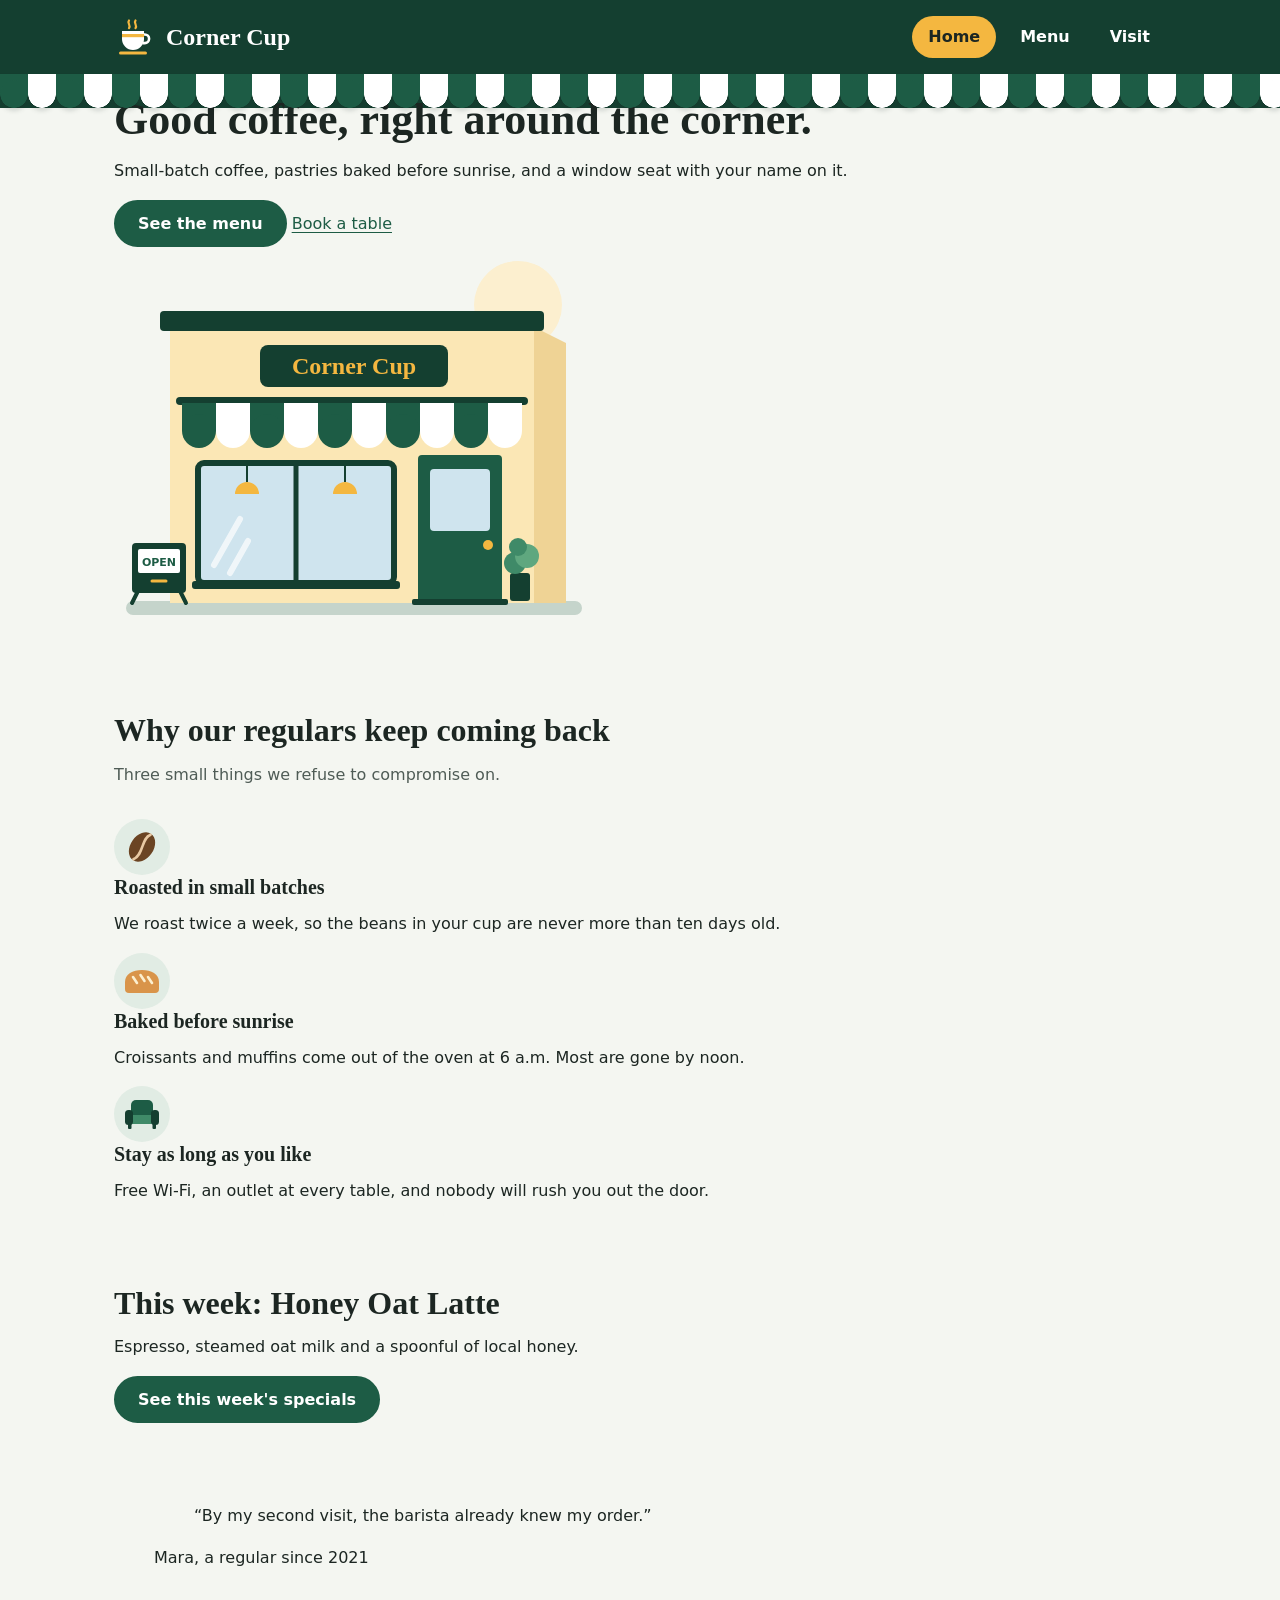
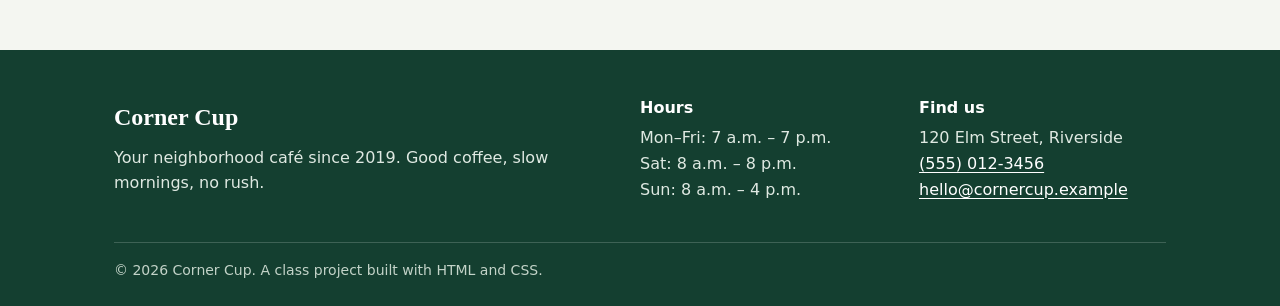
<file: index.html>
<!DOCTYPE html>
<html lang="en">
<head>
  <meta charset="UTF-8">
  <meta name="viewport" content="width=device-width, initial-scale=1.0">
  <title>Corner Cup | Your neighborhood café</title>
  <link rel="stylesheet" href="css/base.css">
  <link rel="stylesheet" href="css/home.css">
</head>
<body>
  <a class="skip-link" href="#main">Skip to content</a>

  <!-- ===== Shared header (provided, don't edit) ===== -->
  <header class="site-header">
    <div class="container header-inner">
      <a class="brand" href="index.html">
        <img src="images/logo.svg" alt="" width="40" height="40">
        Corner Cup
      </a>
      <nav aria-label="Main">
        <ul class="nav-list">
          <li><a href="index.html" aria-current="page">Home</a></li>
          <li><a href="menu.html">Menu</a></li>
          <li><a href="visit.html">Visit</a></li>
        </ul>
      </nav>
    </div>
  </header>

  <!-- ===== Student 1: Home page ===== -->
  <main id="main">
    <section class="hero">
      <div class="container hero-inner">
        <div class="hero-text">
          <h1>Good coffee, right around the corner.</h1>
          <p class="hero-lead">
            Small-batch coffee, pastries baked before sunrise, and a window seat with your name on it.
          </p>
        <div class="hero-actions">
          <a href="menu.html" class="button">See the menu</a>
          <a href="visit.html#contact" class="buttin button--secondary">Book a table</a>
        </div>
      </div>
      <img
        class="hero-image"
        src="images/hero-storefront.svg"
        width="480"
        height="400"
        alt="Illustration of the cafe storefront"
      >
      </div>
    </section>

    <section class="section" id="why-us">
      <div class="container">
        <h2 class="section-title">Why our regulars keep coming back</h2>
        <p class="section-intro">Three small things we refuse to compromise on.</p>
        <div class="feature-grid>">
          <article class="feature-card">
            <img src="images/icon-bean.svg" width="56" height="56" alt="">
            <h3>Roasted in small batches</h3>
            <p>
              We roast twice a week, so the beans in your cup are never
              more than ten days old.
            </p>
          </article>
          <article class="feature-card">
            <img src="images/icon-bread.svg" width="56" height="56" alt="">
            <h3>Baked before sunrise</h3>
            <p>
              Croissants and muffins come out of the oven at 6 a.m.
              Most are gone by noon.
            </p>
          </article>
          <article class="feature-card">
            <img src="images/icon-chair.svg" width="56" height="56" alt="">
            <h3>Stay as long as you like</h3>
            <p>
              Free Wi-Fi, an outlet at every table, and nobody will rush
              you out the door.
            </p>
          </article>
        </div>
      </div>
    </section>

    <section class="special-banner">
      <div class="container special-inner">
        <div>
          <h2>This week: Honey Oat Latte</h2>
        <p>
          Espresso, steamed oat milk and a spoonful of local honey.
        </p>
      </div>
        <a href="menu.html#specials" class="button">See this week's specials</a>
      </div>
    </section>

    <section class="section">
      <div class="container">
        <figure class="quote">
          <blockquote>
            <p>“By my second visit, the barista already knew my order.”</p>
          </blockquote>
          <figcaption>Mara, a regular since 2021</figcaption>
        </figure>
      </div>
    </section>

    <!--
    ===================================================================
    STUDENT 1: build the Home page inside this <main> element.
    Text to use is in "quotes". Suggested class names are in [brackets].
    Style everything in css/home.css.
    ===================================================================

    TODO 1: Hero (about 20 min)
    A <section> [hero] containing a <div> [container hero-inner] with:
      1. A <div> [hero-text] holding:
         - <h1> "Good coffee, right around the corner."
         - <p> [hero-lead] "Small-batch coffee, pastries baked before sunrise,
           and a window seat with your name on it."
         - A <div> [hero-actions] with two links styled as buttons:
             "See the menu" goes to menu.html, class="button"
             "Book a table" goes to visit.html#contact, class="button button--secondary"
      2. An <img> [hero-image] with src="images/hero-storefront.svg",
         width="480" height="400", and alt text that describes the picture.
               

    TODO 2: Feature cards (about 20 min)
    A <section> [section] with id="why-us" (Student 3 links to this id!).
    Inside it, a <div> [container] with:
      - <h2> [section-title] "Why our regulars keep coming back"
      - <p> [section-intro] "Three small things we refuse to compromise on."
      - A <div> [feature-grid] holding three <article> [feature-card].
        Each card has an icon <img> with width="56" height="56" and alt=""
        (the icons are decorative), then an <h3> and a <p>:
          images/icon-bean.svg
            "Roasted in small batches"
            "We roast twice a week, so the beans in your cup are never
             more than ten days old."
          images/icon-bread.svg
            "Baked before sunrise"
            "Croissants and muffins come out of the oven at 6 a.m.
             Most are gone by noon."
          images/icon-chair.svg
            "Stay as long as you like"
            "Free Wi-Fi, an outlet at every table, and nobody will rush
             you out the door."

    TODO 3: Specials banner (about 10 min)
    A <section> [special-banner] containing a <div> [container special-inner] with:
      - A <div> holding an <h2> "This week: Honey Oat Latte" and a
        <p> "Espresso, steamed oat milk and a spoonful of local honey."
      - A link styled as a button: "See this week's specials",
        going to menu.html#specials (Student 2 creates that id), class="button"

    TODO 4: Phone layout
    Nothing to add here. This one is CSS only (see css/home.css).

    STRETCH (only if you finish early): Customer quote
    A <section> [section] containing a <div> [container] with a
    <figure> [quote] holding:
      - A <blockquote> with a <p> inside:
        "By my second visit, the barista already knew my order."
        (put curly quotes around it, like this: “ ”)
      - A <figcaption> "Mara, a regular since 2021"
    ===================================================================
    -->
  </main>

  <!-- ===== Shared footer (provided, don't edit) ===== -->
  <footer class="site-footer">
    <div class="container">
      <div class="footer-grid">
        <div>
          <p class="footer-brand">Corner Cup</p>
          <p>Your neighborhood café since 2019. Good coffee, slow mornings, no rush.</p>
        </div>
        <div>
          <h2 class="footer-title">Hours</h2>
          <p>Mon–Fri: 7 a.m. – 7 p.m.<br>Sat: 8 a.m. – 8 p.m.<br>Sun: 8 a.m. – 4 p.m.</p>
        </div>
        <div>
          <h2 class="footer-title">Find us</h2>
          <p>120 Elm Street, Riverside<br>
            <a href="tel:+15550123456">(555) 012-3456</a><br>
            <a href="mailto:hello@cornercup.example">hello@cornercup.example</a></p>
        </div>
      </div>
      <p class="footer-bottom">© 2026 Corner Cup. A class project built with HTML and CSS.</p>
    </div>
  </footer>
</body>
</html>
</file>
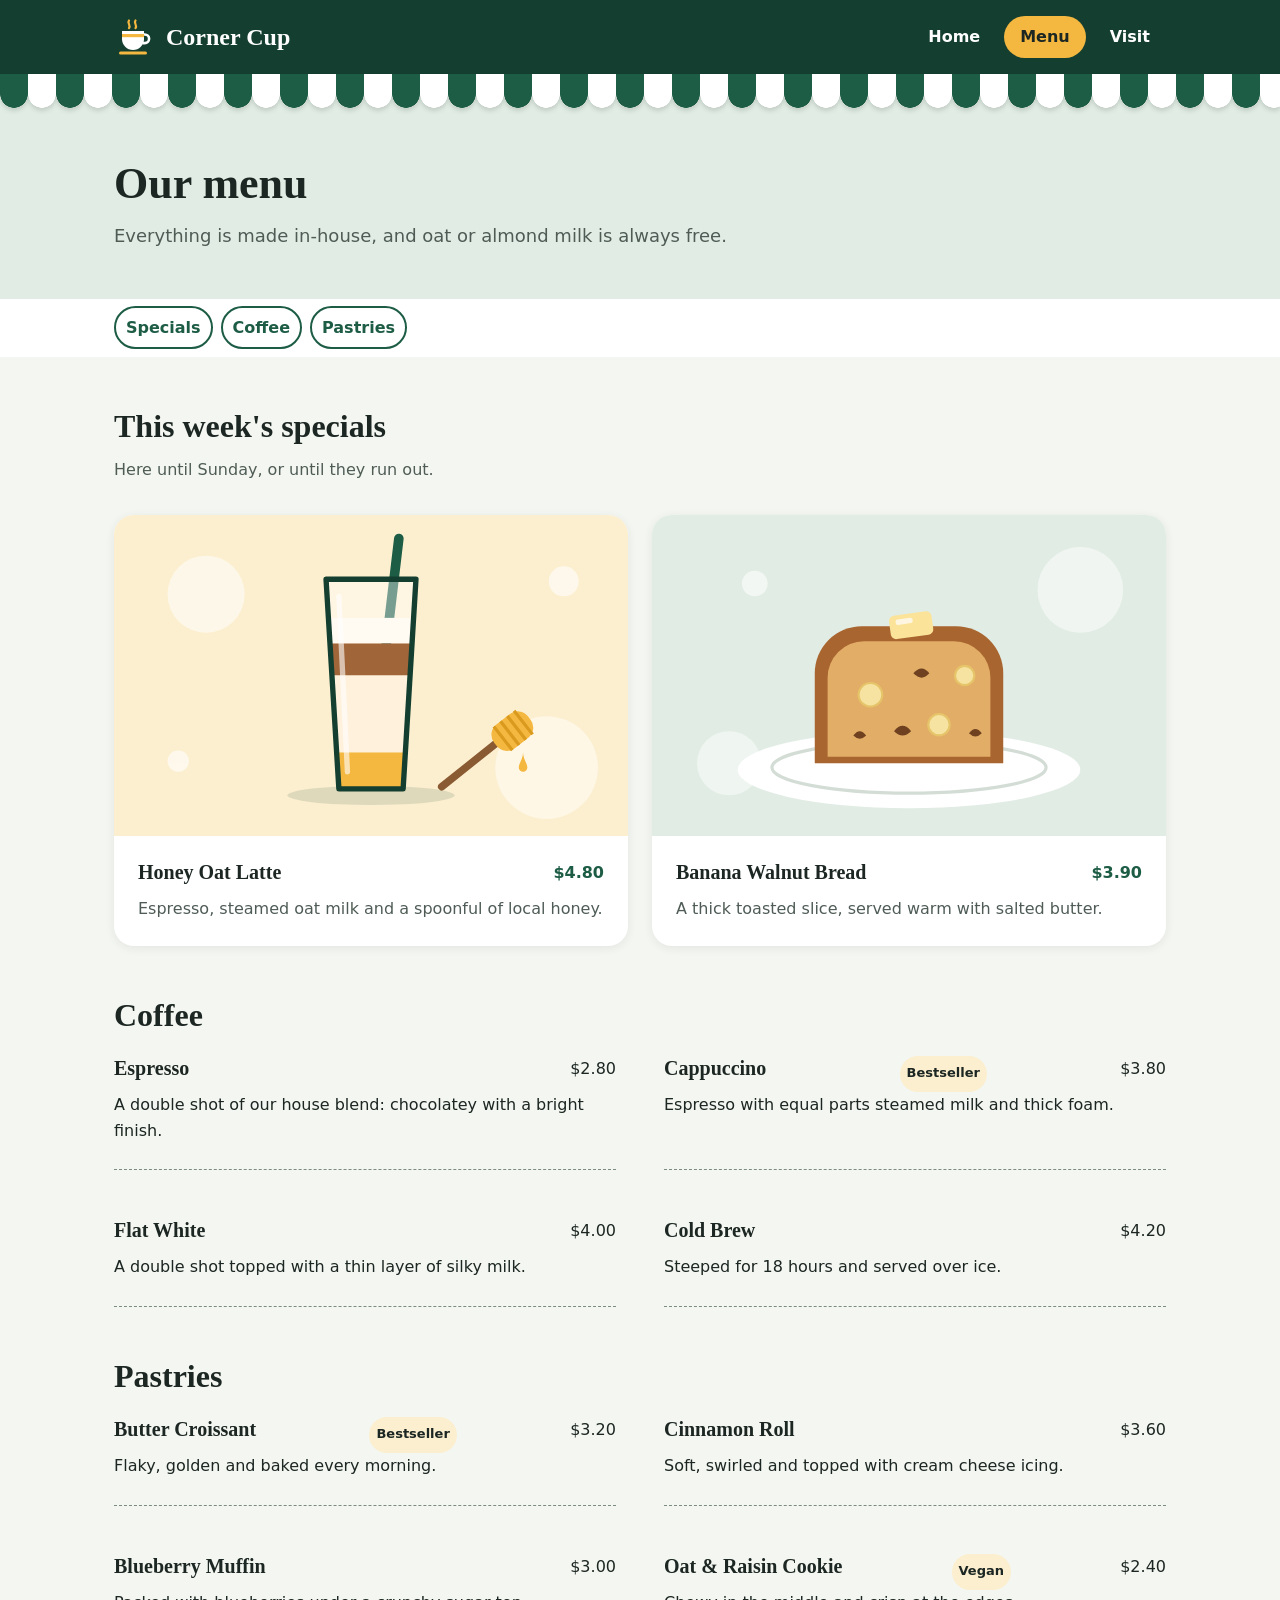
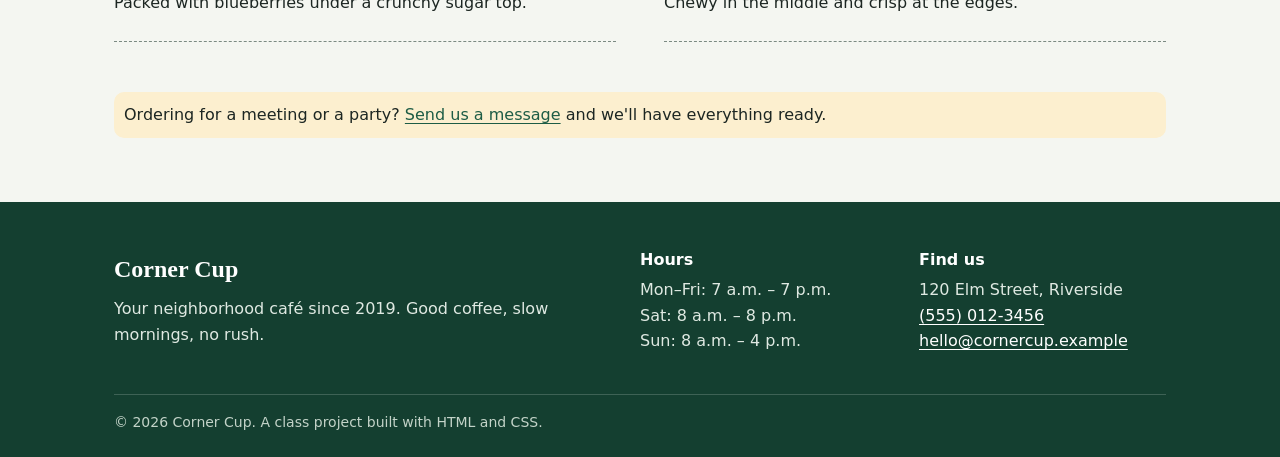
<file: menu.html>
<!DOCTYPE html>
<html lang="en">
<head>
  <meta charset="UTF-8">
  <meta name="viewport" content="width=device-width, initial-scale=1.0">
  <title>Menu | Corner Cup</title>
  <link rel="stylesheet" href="css/base.css">
  <link rel="stylesheet" href="css/menu.css">
</head>
<body>
  <a class="skip-link" href="#main">Skip to content</a>

  <!-- ===== Shared header (provided, don't edit) ===== -->
  <header class="site-header">
    <div class="container header-inner">
      <a class="brand" href="index.html">
        <img src="images/logo.svg" alt="" width="40" height="40">
        Corner Cup
      </a>
      <nav aria-label="Main">
        <ul class="nav-list">
          <li><a href="index.html">Home</a></li>
          <li><a href="menu.html" aria-current="page">Menu</a></li>
          <li><a href="visit.html">Visit</a></li>
        </ul>
      </nav>
    </div>
  </header>

  <!-- ===== Student 2: Menu page ===== -->
  <main id="main">
    <section class="page-header">
      <div class="container">
        <h1>Our menu</h1>
        <p>Everything is made in-house, and oat or almond milk is always free.</p>
      </div>
    </section>
    <nav class="menu-nav" aria-label="Menu sections">
      <div class="container">
        <ul class="menu-nav-list">
          <li><a href="#specials">Specials</a></li>
          <li><a href="#coffee">Coffee</a></li>
          <li><a href="#pastries">Pastries</a></li>
        </ul>
      </div>
    </nav>

    <section id="specials">
      <div class="container">
        <h2 class="section-title">This week's specials</h2>
        <p class="section-intro">Here until Sunday, or until they run out.</p>
        <div class="special-grid">
          <article class="special-card">
            <img src="images/special-latte.svg" width="480" height="300" alt="Photo of Honey Oat Latte"/>
            <div class="special-body">
              <div class="item-head">
                <h3>Honey Oat Latte</h3>
                <span class="price">$4.80</span>
              </div>
              <p>Espresso, steamed oat milk and a spoonful of local honey.</p>
            </div>
          </article>
          <article class="special-card">
            <img src="images/special-bread.svg" width="480" height="300" alt="Photo of Banana Walnut Bread"/>
            <div class="special-body">
              <div class="item-head">
                <h3>Banana Walnut Bread</h3>
                <span class="price">$3.90</span>
              </div>
              <p>A thick toasted slice, served warm with salted butter.</p>
            </div>
          </article>
        </div>
      </div>
    </section>
    <section class="menu-section" id="coffee">
      <div class="container">
        <h2 class="section-title">Coffee</h2>
        <ul class="menu-list">
          <li class="menu-item">
            <div class="item-head">
              <h3>Espresso</h3>
              <span>$2.80</span>
            </div>
            <p>A double shot of our house blend: chocolatey with a bright finish.</p>
          </li>
          <li class="menu-item">
            <div class="item-head">
              <h3>Cappuccino</h3>
              <span class="badge">Bestseller</span>
              <span>$3.80</span>
            </div>
            <p>Espresso with equal parts steamed milk and thick foam.</p>
          </li>
          <li class="menu-item">
            <div class="item-head">
              <h3>Flat White</h3>
              <span>$4.00</span>
            </div>
            <p>A double shot topped with a thin layer of silky milk.</p>
          </li>
          <li class="menu-item">
            <div class="item-head">
              <h3>Cold Brew</h3>
              <span>$4.20</span>
            </div>
            <p>Steeped for 18 hours and served over ice.</p>
          </li>
        </ul>
      </div>
    </section>
    <section class="menu-section" id="pastries">
      <div class="container">
        <h2 class="section-title">Pastries</h2>
        <ul class="menu-list">
          <li class="menu-item">
            <div class="item-head">
              <h3>Butter Croissant</h3>
              <span class="badge">Bestseller</span>
              <span>$3.20</span> 
            </div>
            <p>Flaky, golden and baked every morning.</p>
          </li>
          <li class="menu-item">
            <div class="item-head">
              <h3>Cinnamon Roll</h3> 
              <span>$3.60</span>
            </div>
            <p>Soft, swirled and topped with cream cheese icing.</p>
          </li>
          <li class="menu-item">
            <div class="item-head">
              <h3>Blueberry Muffin</h3>
              <span>$3.00</span>
            </div>
            <p>Packed with blueberries under a crunchy sugar top.</p>
          </li>
          <li class="menu-item">
            <div class="item-head">
              <h3>Oat &amp Raisin Cookie</h3>
              <span class="badge">Vegan</span>
              <span>$2.40</span>
            </div>
            <p>Chewy in the middle and crisp at the edges.</p>
          </li>
        </ul>
      </div>
    </section>

    <div class="container">
      <p class="group-note">Ordering for a meeting or a party? <a href="visit.html#contact">Send us a message</a> and we'll have everything ready.</p>
    </div>
    
    <!--
    ===================================================================
    STUDENT 2: build the Menu page inside this <main> element.
    Text to use is in "quotes". Suggested class names are in [brackets].
    Style everything in css/menu.css.
    ===================================================================

    TODO 1: Page header and category links (about 15 min)
      1. A <section> with the shared class [page-header] (it's already
         styled in base.css) containing a <div> [container] with:
         - <h1> "Our menu"
         - <p> "Everything is made in-house, and oat or almond milk is always free."
      2. A <nav> [menu-nav] with aria-label="Menu sections", containing a
         <div> [container] with a <ul> [menu-nav-list] of three links:
           "Specials" goes to #specials
           "Coffee" goes to #coffee
           "Pastries" goes to #pastries

           - done -->
    <!-- TODO 2: Specials (about 15 min)
    A <section> [section] with id="specials" (Student 1 links to this id!).
    Inside it, a <div> [container] with:
      - <h2> [section-title] "This week's specials"
      - <p> [section-intro] "Here until Sunday, or until they run out."
      - A <div> [special-grid] holding two <article> [special-card].
        Each card has:
          an <img> with width="480" height="300" and descriptive alt text, then
          a <div> [special-body] holding:
            a <div> [item-head] with an <h3> (the name) and a <span> [price]
            a <p> with the description
        Card 1: images/special-latte.svg
          "Honey Oat Latte"  "$4.80"
          "Espresso, steamed oat milk and a spoonful of local honey."
        Card 2: images/special-bread.svg
          "Banana Walnut Bread"  "$3.90"
          "A thick toasted slice, served warm with salted butter."-->
    <!--
    TODO 3: Menu lists (about 20 min)
    Two sections. Each is a <section> [section menu-section] with an id,
    containing a <div> [container] with an <h2> [section-title] and a
    <ul> [menu-list]. Each item is an <li> [menu-item] holding:
      a <div> [item-head] with an <h3> (the name) and a <span> [price]
      a <p> with the description

    Section 1: id="coffee", <h2> "Coffee"
      "Espresso"     "$2.80"  "A double shot of our house blend: chocolatey with a bright finish."
      "Cappuccino"   "$3.80"  "Espresso with equal parts steamed milk and thick foam."  (stretch: Bestseller)
      "Flat White"   "$4.00"  "A double shot topped with a thin layer of silky milk."
      "Cold Brew"    "$4.20"  "Steeped for 18 hours and served over ice."
    -->
      <!-- 
    Section 2: id="pastries", <h2> "Pastries"
      "Butter Croissant"     "$3.20"  "Flaky, golden and baked every morning."  (stretch: Bestseller)
      "Cinnamon Roll"        "$3.60"  "Soft, swirled and topped with cream cheese icing."
      "Blueberry Muffin"     "$3.00"  "Packed with blueberries under a crunchy sugar top."
      "Oat & Raisin Cookie"  "$2.40"  "Chewy in the middle and crisp at the edges."  (stretch: Vegan)
      Tip: in HTML, write the & as &amp;
    -->
      <!----
    TODO 4: Group-order note (about 5 min)
    After the two sections, a <div> [container] with a <p> [group-note]:
      "Ordering for a meeting or a party? Send us a message and we'll have
       everything ready."
    Make "Send us a message" a link to visit.html#contact
    (Student 3 creates that id).
    -->
    <!--
    TODO 5: Phone layout
    Nothing to add here. This one is CSS only (see css/menu.css).

    STRETCH (only if you finish early): Badges
    Inside the <h3> of the three items marked "stretch", after the name,
    add a <span> [badge] with "Bestseller" or "Vegan".
    ===================================================================
    -->
  </main>

  <!-- ===== Shared footer (provided, don't edit) ===== -->
  <footer class="site-footer">
    <div class="container">
      <div class="footer-grid">
        <div>
          <p class="footer-brand">Corner Cup</p>
          <p>Your neighborhood café since 2019. Good coffee, slow mornings, no rush.</p>
        </div>
        <div>
          <h2 class="footer-title">Hours</h2>
          <p>Mon–Fri: 7 a.m. – 7 p.m.<br>Sat: 8 a.m. – 8 p.m.<br>Sun: 8 a.m. – 4 p.m.</p>
        </div>
        <div>
          <h2 class="footer-title">Find us</h2>
          <p>120 Elm Street, Riverside<br>
            <a href="tel:+15550123456">(555) 012-3456</a><br>
            <a href="mailto:hello@cornercup.example">hello@cornercup.example</a></p>
        </div>
      </div>
      <p class="footer-bottom">© 2026 Corner Cup. A class project built with HTML and CSS.</p>
    </div>
  </footer>
</body>
</html>
</file>
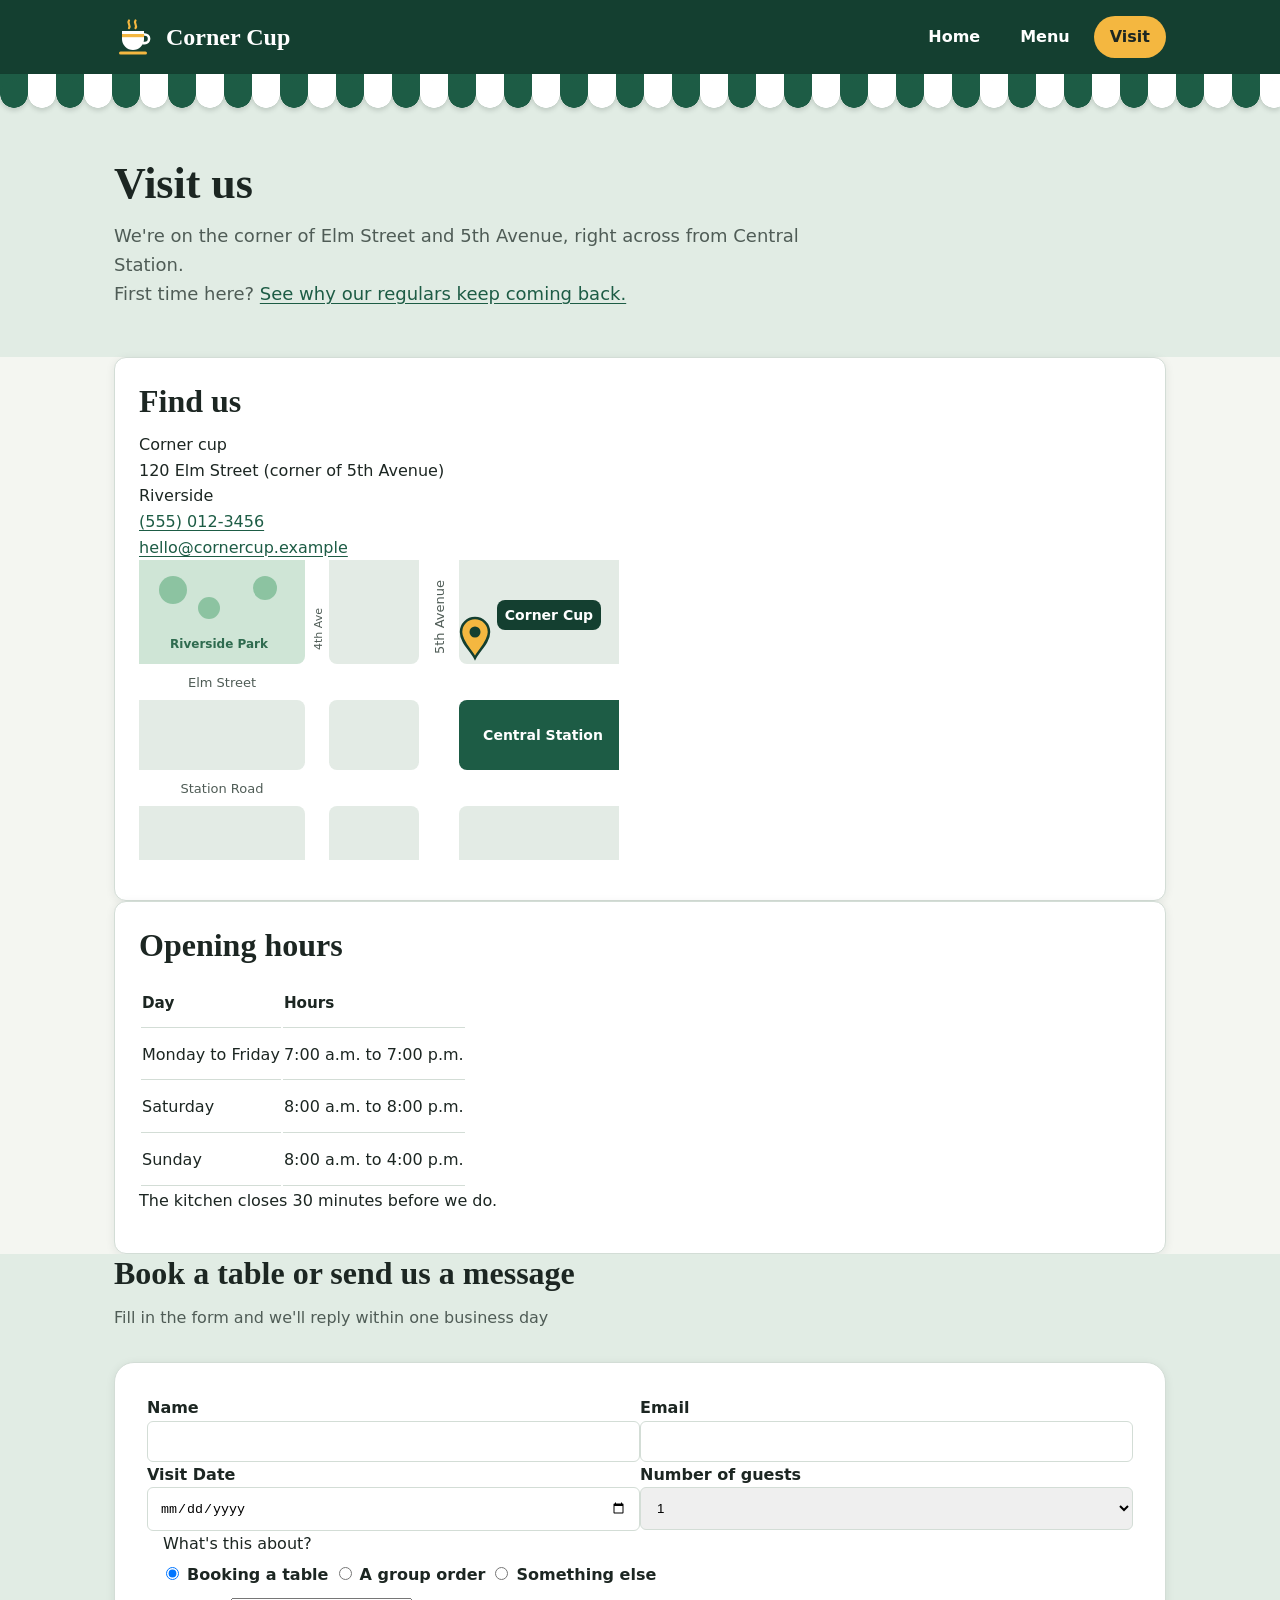
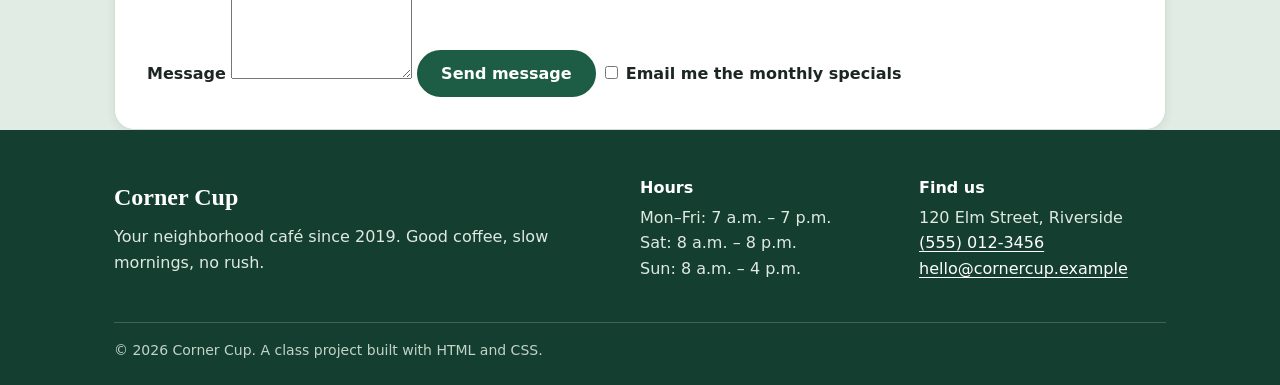
<file: visit.html>
<!DOCTYPE html>
<html lang="en">
<head>
  <meta charset="UTF-8">
  <meta name="viewport" content="width=device-width, initial-scale=1.0">
  <title>Visit us | Corner Cup</title>
  <link rel="stylesheet" href="css/base.css">
  <link rel="stylesheet" href="css/visit.css">
</head>
<body>
  <a class="skip-link" href="#main">Skip to content</a>

  <!-- ===== Shared header (provided, don't edit) ===== -->
  <header class="site-header">
    <div class="container header-inner">
      <a class="brand" href="index.html">
        <img src="images/logo.svg" alt="" width="40" height="40">
        Corner Cup
      </a>
      <nav aria-label="Main">
        <ul class="nav-list">
          <li><a href="index.html">Home</a></li>
          <li><a href="menu.html">Menu</a></li>
          <li><a href="visit.html" aria-current="page">Visit</a></li>
        </ul>
      </nav>
    </div>
  </header>

  <!-- ===== Student 3: Visit page ===== -->
  <main id="main">
     <!--
    ===================================================================
    STUDENT 3: build the Visit page inside this <main> element.
    Text to use is in "quotes". Suggested class names are in [brackets].
    Style everything in css/visit.css.
    ===================================================================

    TODO 1: Page header and the "Find us" card (about 15 min)
      1. A <section> with the shared class [page-header] (it's already
         styled in base.css) containing a <div> [container] with:
         - <h1> "Visit us"
         - <p> "We're on the corner of Elm Street and 5th Avenue, right across
           from Central Station. First time here? See why our regulars keep
           coming back."
           Make "See why our regulars keep coming back" a link to
           index.html#why-us (Student 1 creates that id).
    -->
    <section class="page-header">
      <div class="container">
        <h1>Visit us</h1>
        <p>We're on the corner of Elm Street and 5th Avenue, right across from Central Station.<br>
        First time here? <a href="index.html#why-us" target="_blank">See why our regulars keep coming back. </a>
        </p>
      </div>
    </section>  
       <!--
    2. A <section> [section] containing a <div> [container visit-grid]
         that holds two <div> [info-card] cards.
         Card 1:
           - <h2> "Find us"
           - An <address> with these lines, with a <br> between them:
               "Corner Cup"
               "120 Elm Street (corner of 5th Avenue)"
               "Riverside"
               "(555) 012-3456" as a link to tel:+15550123456
               "hello@cornercup.example" as a link to mailto:hello@cornercup.example
           - An <img> [map] with src="images/map.svg", width="480"
             height="300", and alt text that describes the map.
         Card 2: the opening hours (TODO 2).
       -->
    <section>
      <div class="container visit-grid">
        <div class="info-card">
          <h2>Find us</h2>
          <p>
            Corner cup<br>
            120 Elm Street (corner of 5th Avenue)<br>
            Riverside<br>
            <a href="tel:+15550123456">(555) 012-3456</a><br>
            <a href="mailto:hello@cornercup.example">hello@cornercup.example</a>
            <img src="images/map.svg" width="480" height="300" alt="map of Corner cup cafe">
          </p>
        </div>
 <!--TODO 2: Opening hours table (about 15 min)
    Inside card 2:
      - <h2> "Opening hours"
      - A <table> [hours-table] with:
          a <thead> row with two <th scope="col">: "Day" and "Hours"
          a <tbody> with three rows. Each row has a <th scope="row"> for
          the day and a <td> for the hours:
            "Monday to Friday"   "7:00 a.m. – 7:00 p.m."
            "Saturday"           "8:00 a.m. – 8:00 p.m."
            "Sunday"             "8:00 a.m. – 4:00 p.m."
      - <p> [hours-note] "The kitchen closes 30 minutes before we do."
-->
        <div class="info-card"><h2>Opening hours</h2>
            <table>
              <tr>
                <th>Day</th>
                <th>Hours</th>
              </tr>
            <tr>
              <td>Monday to Friday</td>
              <td>7:00 a.m. to 7:00 p.m.</td>
            </tr>
            <tr>
              <td>Saturday</td>
              <td>8:00 a.m. to 8:00 p.m.</td>
            </tr>
          <tr>
            <td>Sunday</td>
            <td>8:00 a.m. to 4:00 p.m.</td>
          </tr>
          </table>
          <p>The kitchen closes 30 minutes before we do.</p> 
        </div>
    </section>        
  <!--TODO 3: Contact form (about 25 min)
    A <section> [section contact] with id="contact" (Students 1 and 2 link
    to this id!). Inside it, a <div> [container] with:
      - <h2> [section-title] "Book a table or send us a message"
      - <p> [section-intro] "Fill in the form and we'll reply within one business day."
      - A <form> [contact-form] with action="#contact" method="get"
        (there's no back end yet, so sending it just reloads the page). Inside:
          1. A <div> [form-grid] holding four <div> [field] boxes.
             Each has a <label> whose for="" matches its field's id="":
               "Name"              <input type="text" id="name" name="name" required>
               "Email"             <input type="email" id="email" name="email" required>
               "Visit date"        <input type="date" id="date" name="date">
               "Number of guests"  <select id="guests" name="guests"> with the
                                   options 1, 2, 3, 4, 5 and "6 or more"
          2. One more <div> [field]:
               "Message"           <textarea id="message" name="message" rows="5">
          3. A submit button: <button class="button" type="submit"> "Send message"
            -->
   <section class="contact" id="contact"> 
      <div class="container">
          <h2 class="section-title">Book a table or send us a message</h2>
          <p class="section-intro">Fill in the form and we'll reply within one business day</p>
        <form class="contact-form" action="contact" method="get">
          <div class="form-grid"> 
            <div class="field">
            <label for="name">Name</label>
            <input type="text" id="name" name="name" required>
            </div>
              <div class="field">
            <label for="email">Email</label>
            <input type="email" id="email" name="email" required>
            </div>
              <div class="field">
            <label for="visit date">Visit Date</label>
            <input type="date" id="date" name="date" required>
            </div>
            <div class="field">
            <label for="number of guests">Number of guests</label>
            <select id="guests" name="guests">
              <option value="1">1</option>
              <option value="2">2</option>
              <option value="3">3</option>
              <option value="4">4</option>
              <option value="5">5</option>
              <option value="6 or more">6 or more</option>
            </select>   
            </div>
          </div>
          <fieldset class="choice-group">
            <legend>What's this about?</legend>
            <input type="radio" name="topic" value="optionValue" checked>
            <label for="booking a table" class="choice">Booking a table</label>
            <input type="radio" name="topic" value="optionValue">
             <label for="a group order" class="choice">A group order</label>
            <input type="radio" name="topic" value="optionValue">
             <label for="something else" class="choice">Something else</label>
          </fieldset>
        <div>
          <label for="message">Message</label>
          <textarea id="message" name="message" rows="5"></textarea>
          <button class="button" type="submit">Send message</button>
          <input type="checkbox"  value="yes">
          <label for="Email me the monthly specials">Email me the monthly specials</label>
        </div>
        </form>       
      </div>
   </section>
<!--TODO 4: Phone layout
    Nothing to add here. This one is CSS only (see css/visit.css).

    STRETCH (only if you finish early): Radio buttons and a checkbox
      - Between the form grid and the message field, a <fieldset> [choice-group]
        with a <legend> "What's this about?" and three radio buttons
        (all with name="topic"), each wrapped in a <label> [choice]:
          "Booking a table" (checked), "A group order", "Something else"
      - After the message field, a checkbox wrapped in a <label> [choice]:
          "Email me the monthly specials"
    ===================================================================
    -->
  </main>
  <!-- ===== Shared footer (provided, don't edit) ===== -->
  <footer class="site-footer">
    <div class="container">
      <div class="footer-grid">
        <div>
          <p class="footer-brand">Corner Cup</p>
          <p>Your neighborhood café since 2019. Good coffee, slow mornings, no rush.</p>
        </div>
        <div>
          <h2 class="footer-title">Hours</h2>
          <p>Mon–Fri: 7 a.m. – 7 p.m.<br>Sat: 8 a.m. – 8 p.m.<br>Sun: 8 a.m. – 4 p.m.</p>
        </div>
        <div>
          <h2 class="footer-title">Find us</h2>
          <p>120 Elm Street, Riverside<br>
            <a href="tel:+15550123456">(555) 012-3456</a><br>
            <a href="mailto:hello@cornercup.example">hello@cornercup.example</a></p>
        </div>
      </div>
      <p class="footer-bottom">© 2026 Corner Cup. A class project built with HTML and CSS.</p>
    </div>
  </footer>
</body>
</html>
</file>
<file: css/base.css>
/* ==================================================================
   Corner Cup: shared styles (base.css)
   Provided by your teacher. Please don't edit this file.
   Use the variables and classes below in your own page's CSS.
   ================================================================== */

/* ---------- Design tokens ---------- */
:root {
  /* Colors */
  --color-primary: #1d5c45;       /* awning green: buttons, links */
  --color-primary-dark: #143f30;  /* header, footer, hover states */
  --color-accent: #f4b740;        /* marigold: highlights (always use dark text on it) */
  --color-accent-soft: #fcefcf;   /* pale marigold: badges, soft highlights */
  --color-mint: #e1ece4;          /* pale green: soft backgrounds */
  --color-bg: #f4f6f1;            /* page background */
  --color-surface: #ffffff;       /* cards and form fields */
  --color-text: #1c2622;          /* main text */
  --color-muted: #4f5c56;         /* secondary text */
  --color-border: #d3ddd6;        /* card borders and dividers */
  --color-border-strong: #7b8a82; /* form field borders */

  /* Fonts */
  --font-body: system-ui, -apple-system, "Segoe UI", Roboto, "Helvetica Neue", Arial, sans-serif;
  --font-display: "Palatino Linotype", Palatino, "Book Antiqua", Georgia, serif;

  /* Spacing scale */
  --space-1: 4px;
  --space-2: 8px;
  --space-3: 12px;
  --space-4: 16px;
  --space-5: 24px;
  --space-6: 32px;
  --space-7: 48px;
  --space-8: 64px;

  /* Shapes */
  --radius-sm: 6px;
  --radius: 12px;
  --radius-lg: 20px;
  --radius-pill: 999px;
  --shadow: 0 2px 10px rgba(28, 38, 34, 0.08);

  /* Layout */
  --max-width: 1100px;
}

/* ---------- Base ---------- */
*,
*::before,
*::after {
  box-sizing: border-box;
}

html {
  scroll-behavior: smooth;
}

body {
  margin: 0;
  font-family: var(--font-body);
  font-size: 1rem;
  line-height: 1.6;
  color: var(--color-text);
  background: var(--color-bg);
}

img {
  display: block;
  max-width: 100%;
  height: auto;
}

h1,
h2,
h3 {
  margin: 0 0 var(--space-3);
  font-family: var(--font-display);
  line-height: 1.2;
  text-wrap: balance;
}

h1 {
  font-size: 2.75rem;
}

h2 {
  font-size: 2rem;
}

h3 {
  font-size: 1.25rem;
}

p {
  margin: 0 0 var(--space-4);
}

a {
  color: var(--color-primary);
  text-underline-offset: 3px;
}

a:hover {
  color: var(--color-primary-dark);
}

:focus-visible {
  outline: 3px solid var(--color-primary);
  outline-offset: 3px;
}

/* ---------- Layout helpers ---------- */
.container {
  max-width: var(--max-width);
  margin: 0 auto;
  padding: 0 var(--space-5);
}

.section {
  padding: var(--space-8) 0;
}

.section-title {
  margin-bottom: var(--space-3);
}

.section-intro {
  max-width: 60ch;
  margin-bottom: var(--space-6);
  color: var(--color-muted);
}

/* ---------- Buttons ---------- */
.button {
  display: inline-block;
  padding: 12px 22px;
  border: 2px solid var(--color-primary);
  border-radius: var(--radius-pill);
  background: var(--color-primary);
  color: #ffffff;
  font: inherit;
  font-weight: 700;
  line-height: 1.2;
  text-decoration: none;
  cursor: pointer;
  transition: background-color 150ms ease, color 150ms ease, transform 150ms ease;
}

.button:hover {
  border-color: var(--color-primary-dark);
  background: var(--color-primary-dark);
  color: #ffffff;
  transform: translateY(-2px);
}

.button--secondary {
  background: transparent;
  color: var(--color-primary);
}

.button--secondary:hover {
  border-color: var(--color-primary);
  background: var(--color-primary);
  color: #ffffff;
}

/* ---------- Skip link (appears when you press Tab) ---------- */
.skip-link {
  position: absolute;
  top: -60px;
  left: var(--space-4);
  z-index: 10;
  padding: var(--space-2) var(--space-4);
  border-radius: var(--radius-sm);
  background: var(--color-accent);
  color: var(--color-text);
  font-weight: 700;
}

.skip-link:focus {
  top: var(--space-4);
}

/* ---------- Header ---------- */
.site-header {
  background: var(--color-primary-dark);
  color: #ffffff;
}

.header-inner {
  display: flex;
  flex-wrap: wrap;
  align-items: center;
  justify-content: space-between;
  gap: var(--space-3) var(--space-5);
  padding-top: var(--space-4);
  padding-bottom: var(--space-4);
}

.brand {
  display: flex;
  align-items: center;
  gap: var(--space-3);
  color: #ffffff;
  font-family: var(--font-display);
  font-size: 1.5rem;
  font-weight: 700;
  text-decoration: none;
}

.brand:hover {
  color: #ffffff;
}

.nav-list {
  display: flex;
  flex-wrap: wrap;
  gap: var(--space-2);
  margin: 0;
  padding: 0;
  list-style: none;
}

.nav-list a {
  display: block;
  padding: var(--space-2) var(--space-4);
  border-radius: var(--radius-pill);
  color: #ffffff;
  font-weight: 600;
  text-decoration: none;
}

.nav-list a:hover {
  background: rgba(255, 255, 255, 0.14);
  color: #ffffff;
}

.nav-list a[aria-current="page"] {
  background: var(--color-accent);
  color: var(--color-text);
}

.site-header :focus-visible,
.site-footer :focus-visible {
  outline-color: var(--color-accent);
}

/* The striped awning that hangs below the header.
   Its scalloped edge overlaps the top 14px of the first section. */
.site-header::after {
  content: "";
  position: relative;
  z-index: 1;
  display: block;
  height: 34px;
  margin-bottom: -14px;
  background:
    radial-gradient(circle at 14px 20px, var(--color-primary) 13.5px, transparent 14px) 0 0 / 56px 34px repeat-x,
    radial-gradient(circle at 42px 20px, #ffffff 13.5px, transparent 14px) 0 0 / 56px 34px repeat-x,
    linear-gradient(90deg, var(--color-primary) 0 28px, #ffffff 28px 56px) 0 0 / 56px 20px repeat-x;
  filter: drop-shadow(0 3px 2px rgba(28, 38, 34, 0.15));
  pointer-events: none;
}

/* ---------- Page header (used by the Menu and Visit pages) ---------- */
.page-header {
  padding: var(--space-8) 0 var(--space-7);
  background: var(--color-mint);
}

.page-header h1 {
  margin-bottom: var(--space-3);
}

.page-header p {
  max-width: 60ch;
  margin: 0;
  color: var(--color-muted);
  font-size: 1.125rem;
}

/* ---------- Footer ---------- */
.site-footer {
  padding: var(--space-7) 0 var(--space-5);
  background: var(--color-primary-dark);
  color: #dfe9e2;
}

.footer-grid {
  display: grid;
  grid-template-columns: 2fr 1fr 1fr;
  gap: var(--space-6);
}

.footer-grid p {
  margin: 0 0 var(--space-2);
}

.footer-brand {
  color: #ffffff;
  font-family: var(--font-display);
  font-size: 1.5rem;
  font-weight: 700;
}

.footer-title {
  margin-bottom: var(--space-2);
  color: #ffffff;
  font-family: var(--font-body);
  font-size: 1rem;
}

.site-footer a {
  color: #ffffff;
}

.site-footer a:hover {
  color: var(--color-accent);
}

.footer-bottom {
  margin: var(--space-6) 0 0;
  padding-top: var(--space-4);
  border-top: 1px solid rgba(255, 255, 255, 0.18);
  color: #c3d3c8;
  font-size: 0.875rem;
}

/* ---------- Phones (700px and narrower) ---------- */
@media (max-width: 700px) {
  h1 {
    font-size: 2.125rem;
  }

  h2 {
    font-size: 1.625rem;
  }

  .container {
    padding: 0 var(--space-4);
  }

  .section {
    padding: var(--space-7) 0;
  }

  .page-header {
    padding: var(--space-7) 0 var(--space-6);
  }

  .footer-grid {
    grid-template-columns: 1fr;
    gap: var(--space-5);
  }
}

/* ---------- Respect the "reduce motion" setting ---------- */
@media (prefers-reduced-motion: reduce) {
  html {
    scroll-behavior: auto;
  }

  *,
  *::before,
  *::after {
    transition: none !important;
  }
}
</file>
<file: css/home.css>
/* ==================================================================
   home.css: Student 1 (Home page)
   Only edit this file and index.html.

   Use the shared variables from base.css, for example:
     color: var(--color-muted);
     padding: var(--space-5);
     border-radius: var(--radius);
   The full list is at the bottom of the README.
   ================================================================== */

/* ---------- TODO 1: Hero ---------- */
/* .hero: mint background (--color-mint) and big padding on the top and
     bottom (--space-8).
   .hero-inner: Flexbox, so the text and the image sit side by side.
     Center them vertically and leave a --space-7 gap between them.
   .hero-text: let it take up the free space (flex: 1).
   .hero-lead: a little bigger than normal text (about 1.2rem), muted
     color, and some space below it.
   .hero-actions: Flexbox with a --space-3 gap between the two buttons.
     Add flex-wrap so they can wrap on small screens.
   .hero-image: flex: 1 as well, but never wider than 460px. */


/* ---------- TODO 2: Feature cards ---------- */
/* .feature-grid: CSS Grid with 3 equal columns and a --space-5 gap.
   .feature-card: white background (--color-surface), a 1px solid
     --color-border border, --radius corners, --shadow, --space-5 padding.
   Give each icon some space below it, and make the card text muted. */


/* ---------- TODO 3: Specials banner ---------- */
/* .special-banner: marigold background (--color-accent) and --space-7
     padding on the top and bottom.
   .special-inner: Flexbox with the text on the left and the button on
     the right (justify-content: space-between), vertically centered. */


/* ---------- Stretch: customer quote ---------- */
/* .quote: center it (max-width about 640px, margin: 0 auto) and center
     the text.
   Give the blockquote the heading font (--font-display) and a large
   size, and make the figcaption muted. */


/* ---------- TODO 4: Phones (700px and narrower) ---------- */
@media (max-width: 700px) {
  /* Stack the hero: switch .hero-inner to flex-direction: column. */

  /* Show the feature cards in one column. */

  /* Stack the banner text above its button. */
}
</file>
<file: css/menu.css>
/* ==================================================================
   menu.css: Student 2 (Menu page)
   Only edit this file and menu.html.

   Use the shared variables from base.css, for example:
     color: var(--color-muted);
     padding: var(--space-5);
     border-radius: var(--radius);
   The full list is at the bottom of the README.
   ================================================================== */
.menu-nav{
  background-color: var(--color-surface);
  border-bottom: var(--color-border);
}

.menu-nav-list{
  list-style: none;
  margin: 0;
  padding: 0;
  display: flex;
  gap: var(--space-2);
  flex-wrap: wrap;
  padding-top: var(--space-4);
  padding-bottom: var(--space-4);
}

.menu-nav-list a{
  text-decoration: none;
  padding: 10px;
  border: 2px solid var(--color-primary);
  border-radius: var(--radius-pill);
  color: var(--color-primary);
  font-weight: bold;
}

.section-title{
  padding-top: 50px;
}

.menu-nav-list a:Hover{
  background-color: var(--color-primary);
  color: white;
}

.special-grid{
  display: grid;
  grid-template-columns: 2fr 2fr;
  gap: var(--space-5);
}

.special-card{
  background-color: white;
  border: 1px;
  border-radius: var(--radius-lg);
  box-shadow: var(--shadow);
  overflow: hidden;
}

.special-card img {
  width: 100%;
  height: auto;
  object-fit: cover;
}

.special-body{
  padding: var(--space-5);
}

.item-head{
  display: flex;
  justify-content: space-between;
}

.price{
  color: var(--color-primary);
  font-weight: bold;
}

.special-body p{
  color: var(--color-muted);
  margin: 0;
}

.menu-section{
  padding-top: 0;
}

.menu-list{
  list-style-type: none;
  margin: 0;
  padding: 0;
  display: grid;
  grid-template-columns: 2fr 2fr;
  gap: var(--space-7);
  padding-top: 10px;
}

.menu-item{
  padding-bottom: 10px;
  border-bottom: 1px dashed var(--color-border-strong);
}

.group-note{
  margin-top: 50px;
  background-color: var(--color-accent-soft);
  padding: 10px;
  border-radius: 10px;
  margin-bottom: var(--space-8);
}

.badge{
  border-radius: var(--radius-pill);
  padding: 7px;
  background-color: var(--color-accent-soft);
  font-size: small;
  font-weight: bold;
  font-family: var(--font-body);
}

/* ---------- TODO 1: Category links ---------- */
/* .menu-nav: white background (--color-surface) and a thin bottom border
     (--color-border).
   .menu-nav-list: remove the bullets and the default spacing
     (list-style, margin, padding), then use Flexbox with a --space-2 gap
     and flex-wrap. Give it --space-4 padding on the top and bottom.
   .menu-nav-list a: pill-shaped links. Add padding, a 2px solid
     --color-primary border, --radius-pill corners, --color-primary text
     and no underline.
   On hover: fill the pill with --color-primary and make the text white. */


/* ---------- TODO 2: Specials ---------- */
/* .special-grid: CSS Grid with 2 equal columns and a --space-5 gap.
   .special-card: white background, a 1px border, --radius-lg corners,
     --shadow, and overflow: hidden so the image follows the rounded
     corners.
   .special-body: --space-5 padding.
   .item-head (also used in TODO 3): Flexbox with the name on the left
     and the price on the right (justify-content: space-between).
     Remove the margin on its <h3>.
   .price: --color-primary and bold.
   Make the descriptions muted, with no extra margin. */


/* ---------- TODO 3: Menu lists ---------- */
/* .menu-section: remove the top padding so the sections don't sit too
     far apart.
   .menu-list: remove the bullets and the default spacing, then use CSS
     Grid with 2 columns. Try gap: var(--space-5) var(--space-7);
     and some space above the list.
   .menu-item: some padding at the bottom and a 1px dashed
     --color-border-strong line under each item. */


/* ---------- TODO 4: Group-order note ---------- */
/* .group-note: soft marigold background (--color-accent-soft), padding,
   rounded corners, and --space-8 of margin at the bottom. */


/* ---------- Stretch: badges ---------- */
/* .badge: a small pill (--radius-pill corners, a little padding) with a
   --color-accent-soft background and small, bold text in the body font
   (--font-body). */


/* ---------- TODO 5: Phones (700px and narrower) ---------- */
@media (max-width: 700px) {
  /* Show the specials and both menu lists in one column. */
  
  .special-grid{
    display: grid;
    grid-template-columns: 1fr;
  }

  .menu-list{
    display: grid;
    grid-template-columns: 1fr;
  }
}
</file>
<file: css/visit.css>
/* ==================================================================
   visit.css: Student 3 (Visit page)
   Only edit this file and visit.html.

   Use the shared variables from base.css, for example:
     color: var(--color-muted);
     padding: var(--space-5);
     border-radius: var(--radius);
   The full list is at the bottom of the README.
   ================================================================== */

/* ---------- TODO 1: "Find us" and "Opening hours" side by side ---------- */
/* .visit-grid: CSS Grid with 2 equal columns and a --space-5 gap.
     align-items: start keeps each card only as tall as its content.
   .info-card: white background (--color-surface), a 1px solid
     --color-border border, --radius corners, --shadow, --space-5 padding.
   address: browsers show it in italics, so set font-style: normal.
   .map: full width, with a thin border and --radius-sm corners. */

.visit-grid {
  align-items: start;
  grid-template-columns: 2fr 2fr;
  gap: var(--space-5);
}

.info-card {
  background: var(--color-surface);
  border: 1px solid var(--color-border);
  border-radius: var(--radius); 
  box-shadow: var(--shadow);
  padding: var(--space-5);
  font-style: normal;
}

.map {
  width: 100%;
  border: 1px solid var(--color-border);
  border-radius: var(--radius-sm);
}

/* ---------- TODO 2: Opening hours table ---------- */
/* .hours-table: full width, with border-collapse: collapse.
   All cells (th and td): left-aligned, --space-3 padding on the top and
     bottom, and a 1px --color-border line along the bottom.
   The header row: smaller, muted text.
   The hours (td): keep each time on one line with white-space: nowrap.
   .hours-note: muted, with some space above it. */

.hours-table {
  width: 100%;
  border-collapse: collapse;
}
th, td {
  text-align: left;
  padding-top: var(--space-3);
  padding-bottom: var(--space-3);
  border-bottom: 1px solid var(--color-border);
}
th {
  font-size: 0.95rem;
}

td {
  white-space: nowrap;
}

.hours-note {
  background: var(--color-muted);
  padding-top: var(--space-3);
}

/* ---------- TODO 3: Contact form ---------- */
/* .contact: mint background (--color-mint).
   .contact-form: a white card (--radius-lg corners, --shadow, --space-6
     padding) that is at most 720px wide. Make it a Flexbox column with a
     --space-5 gap to space out everything inside it.
   .form-grid: CSS Grid with 2 columns, so the four fields form a
     2 x 2 grid.
   .field: a Flexbox column, so each label sits above its field, with a
     --space-2 gap.
   Labels: bold.
   The fields (.field input, .field select, .field textarea):
     width: 100%, --space-3 padding, a 1px solid --color-border-strong
     border, --radius-sm corners, and font: inherit so they use the page
     font.
   The submit button: align-self: flex-start, so it doesn't stretch. */
.contact {
  background: var(--color-mint);
}

.contact-form {
  padding: var(--space-6);
  box-shadow: var(--shadow);
  border-radius: var(--radius-lg);
  border: 1px solid var(--color-border);
  background-color: white;
}

.form-grid {
  display: grid;
  grid-template-columns: 2fr 2fr;

}

label {
  font-weight: bold;
}

.field input {
width: 100%;
padding: var(--space-3);
border-radius: var(--radius-sm);
border: 1px solid var(--color-border);
font-style: inherit;

}

.field select {
width: 100%;
padding: var(--space-3);
border-radius: var(--radius-sm);
border: 1px solid var(--color-border);
font-style: inherit;
}

.field textarea {
width: 100%;
padding: var(--space-3);
border-radius: var(--radius-sm);
border: 1px solid var(--color-border);
font-style: inherit;
}


/* ---------- Stretch: radio buttons and checkbox ---------- */
/* .choice-group: remove the fieldset's border, margin and padding.
   .choice: Flexbox, so each circle or box lines up with its text.
   accent-color: var(--color-primary) turns the radio buttons and the
   checkbox green. */

.choice-group {
  border: none;
  margin: none;
  padding: none;
}

.choice {
accent-color: var(--color-primary);

}
/* ---------- TODO 4: Phones (700px and narrower) ---------- */
@media (max-width: 700px) {
  /* Show the two cards in one column, and the form grid in one column. */
}
</file>
